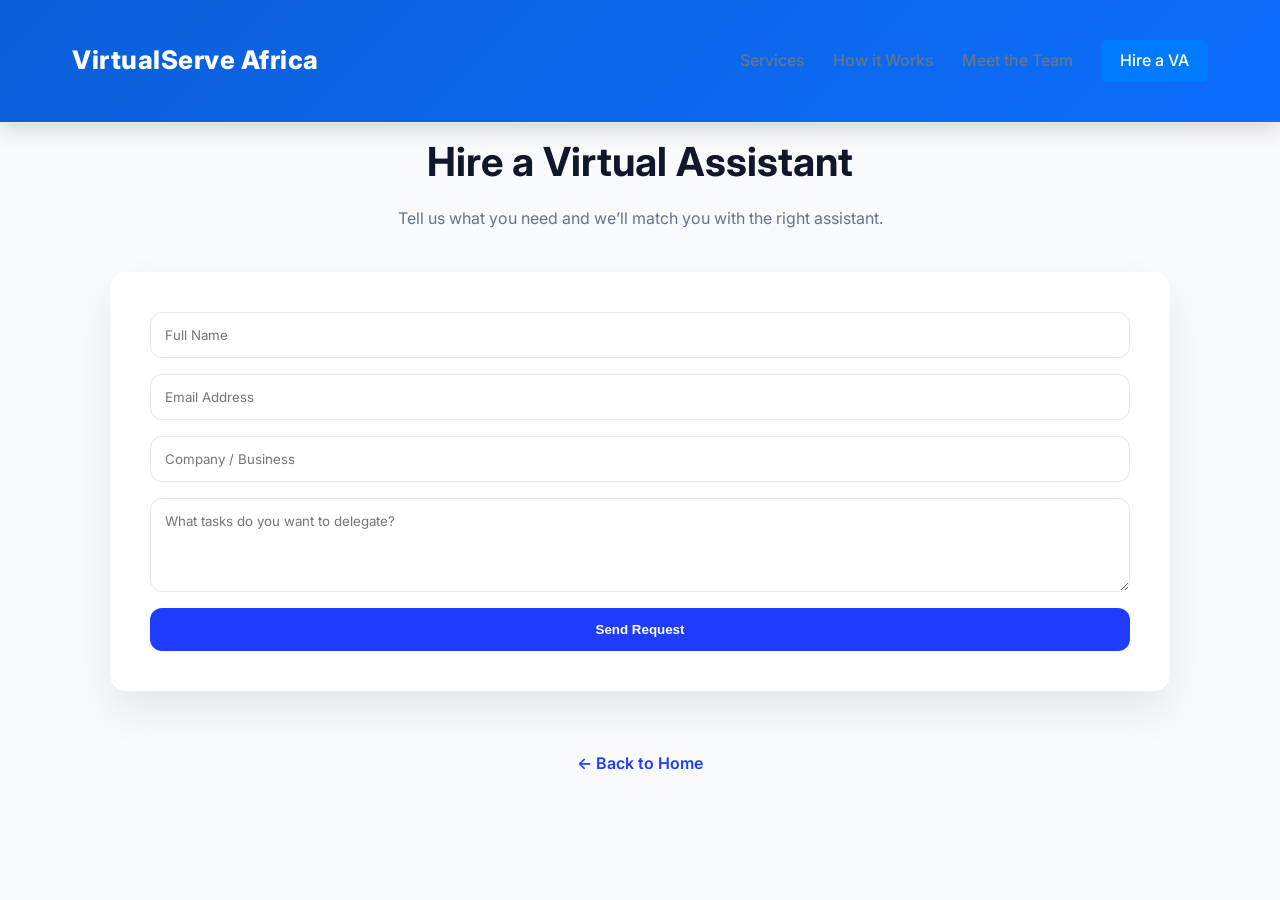
<file: hire.html>
<!DOCTYPE html>
<html lang="en">
<head>
<meta charset="UTF-8" />
<meta name="viewport" content="width=device-width, initial-scale=1.0" />
<title>Hire a Virtual Assistant | VirtualServe Africa</title>
<link href="https://fonts.googleapis.com/css2?family=Inter:wght@400;500;600;700&display=swap" rel="stylesheet">
<link rel="stylesheet" href="/css/style.css">
</head>
<body>

  <!-- ===== NAVBAR ===== -->
  <header>
    <div class="container nav">
      <div class="logo">VirtualServe Africa</div>

      <nav>
        <a href="/services.html">Services</a>
        <a href="/work.html">How it Works</a>
        <a href="/Team.html">Meet the Team</a>
        <a href="/Hire.html" class="btn">Hire a VA</a>
      </nav>

      <div class="hamburger">
        <span></span>
        <span></span>
        <span></span>
      </div>
    </div>
  </header>

  <!-- ===== HIRE SECTION ===== -->
  <div class="container">
    <h1>Hire a Virtual Assistant</h1>
    <p>Tell us what you need and we’ll match you with the right assistant.</p>

    <form action="https://formspree.io/f/xyzzabcd" method="POST">
      <input type="text" name="name" placeholder="Full Name" required />
      <input type="email" name="email" placeholder="Email Address" required />
      <input type="text" name="company" placeholder="Company / Business" />
      <textarea name="message" rows="4" placeholder="What tasks do you want to delegate?" required></textarea>
      <button type="submit">Send Request</button>
    </form>

    <div class="back">
      <a href="index.html">← Back to Home</a>
    </div>
  </div>

  <!-- ===== HAMBURGER SCRIPT (if not already global) ===== -->
  <script>
    const hamburger = document.querySelector('.hamburger');
    const nav = document.querySelector('nav');

    if (hamburger && nav) {
      hamburger.addEventListener('click', () => {
        nav.classList.toggle('active');
        hamburger.classList.toggle('active');
      });
    }
  </script>

</body>
</html>
</file>
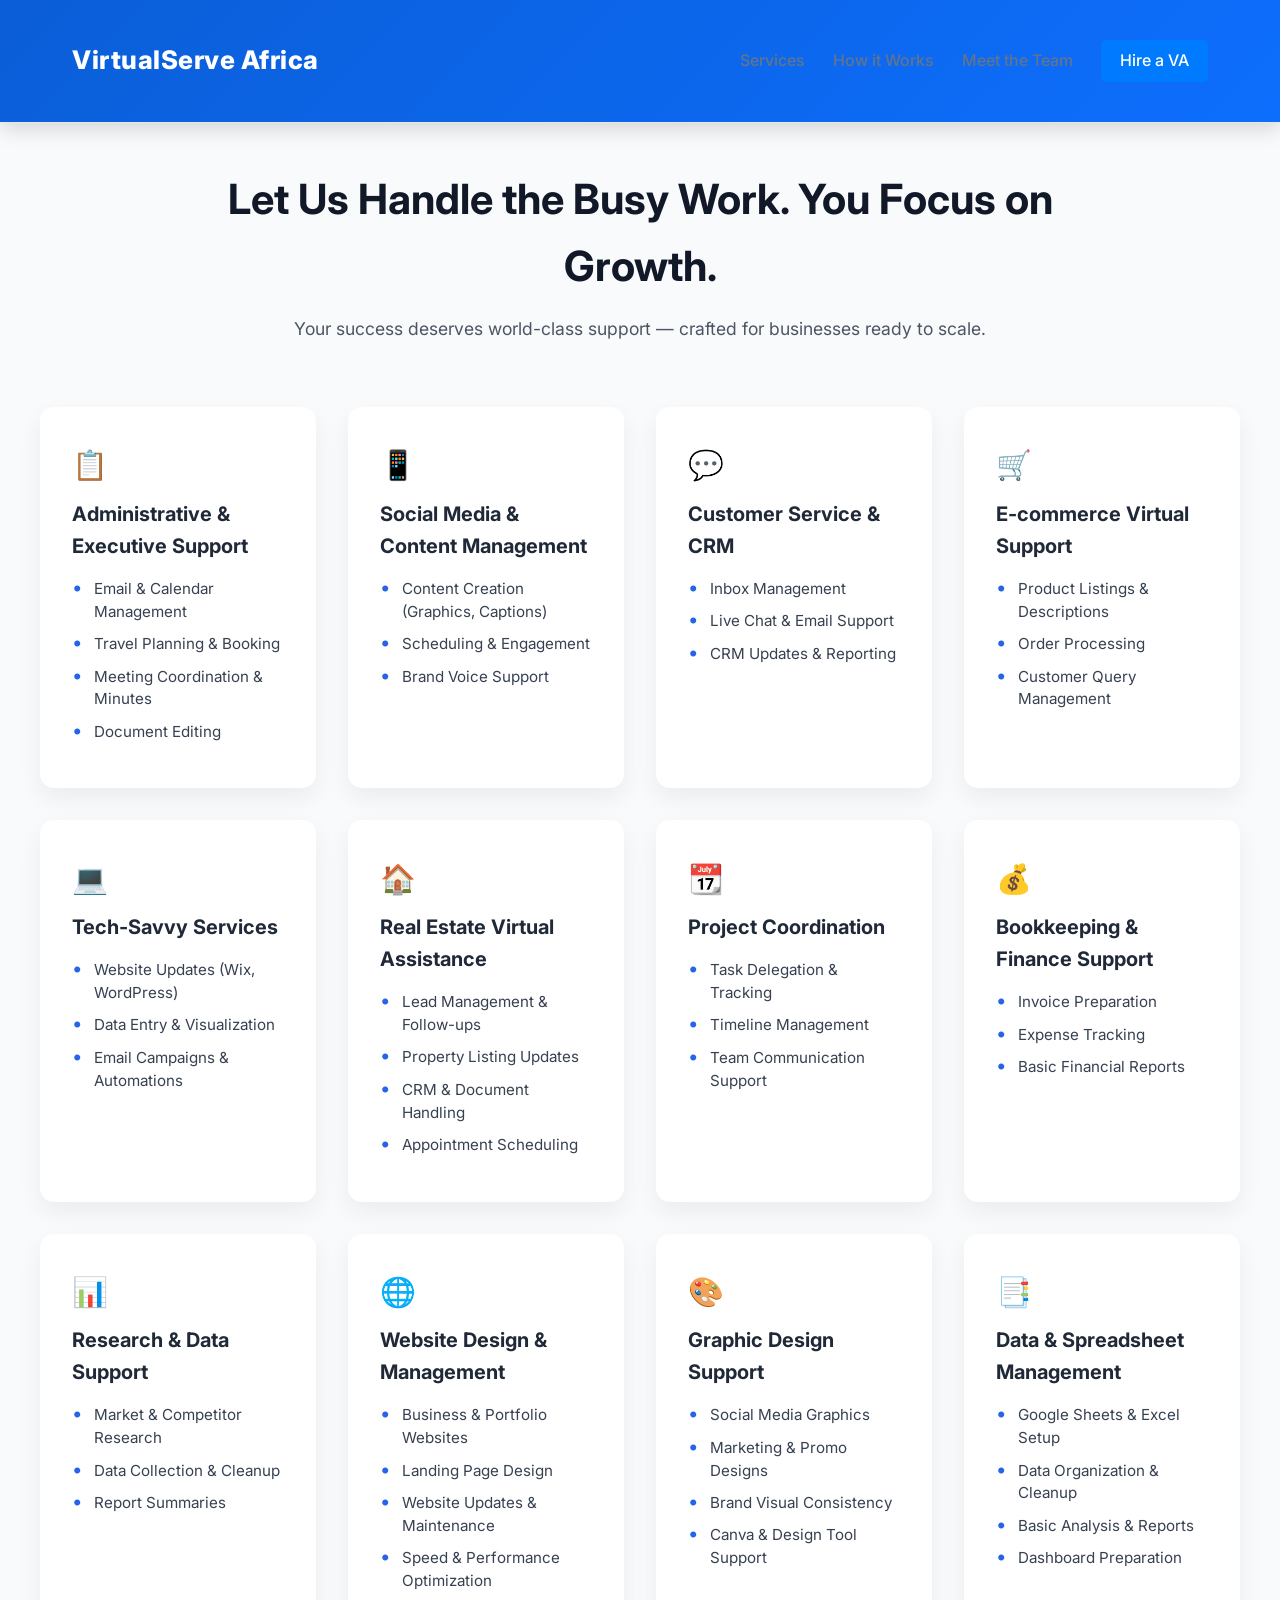
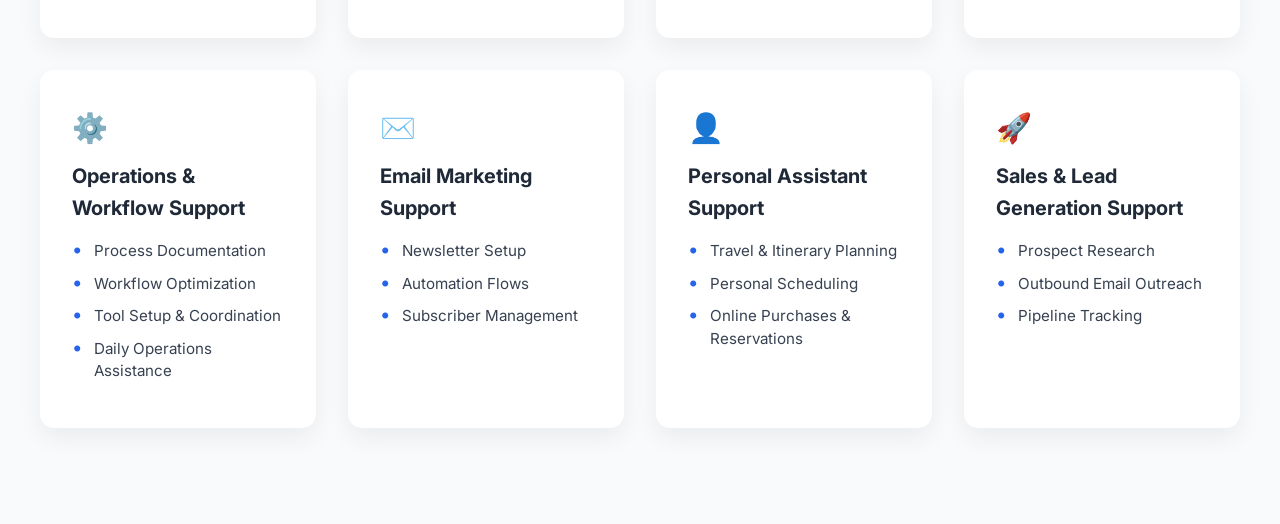
<file: services.html>
<!DOCTYPE html>
<html lang="en">
<head>
<meta charset="UTF-8" />
<meta name="viewport" content="width=device-width, initial-scale=1.0" />
<title>Services | VirtualServe Africa</title>
<link href="https://fonts.googleapis.com/css2?family=Inter:wght@400;500;600;700&display=swap" rel="stylesheet">
<link rel="stylesheet" href="/css/style.css">
</head>
<body>

  <!-- ===== NAVBAR ===== -->
  <header>
    <div class="container nav">
      <div class="logo">VirtualServe Africa</div>

      <nav>
        <a href="/services.html">Services</a>
        <a href="/work.html">How it Works</a>
        <a href="/Team.html">Meet the Team</a>
        <a href="/Hire.html" class="btn">Hire a VA</a>
      </nav>

      <div class="hamburger">
        <span></span>
        <span></span>
        <span></span>
      </div>
    </div>
  </header>

  <!-- ===== SERVICES SECTION ===== -->
  <section class="services-wrapper">
    <div class="services-header">
      <h1>Let Us Handle the Busy Work. You Focus on Growth.</h1>
      <p>Your success deserves world-class support — crafted for businesses ready to scale.</p>
    </div>

    <div class="services-grid">

      <article class="service-card">
        <span class="service-icon">📋</span>
        <h2>Administrative & Executive Support</h2>
        <ul>
          <li>Email & Calendar Management</li>
          <li>Travel Planning & Booking</li>
          <li>Meeting Coordination & Minutes</li>
          <li>Document Editing</li>
        </ul>
      </article>

      <article class="service-card">
        <span class="service-icon">📱</span>
        <h2>Social Media & Content Management</h2>
        <ul>
          <li>Content Creation (Graphics, Captions)</li>
          <li>Scheduling & Engagement</li>
          <li>Brand Voice Support</li>
        </ul>
      </article>

      <article class="service-card">
        <span class="service-icon">💬</span>
        <h2>Customer Service & CRM</h2>
        <ul>
          <li>Inbox Management</li>
          <li>Live Chat & Email Support</li>
          <li>CRM Updates & Reporting</li>
        </ul>
      </article>

      <article class="service-card">
        <span class="service-icon">🛒</span>
        <h2>E-commerce Virtual Support</h2>
        <ul>
          <li>Product Listings & Descriptions</li>
          <li>Order Processing</li>
          <li>Customer Query Management</li>
        </ul>
      </article>

      <article class="service-card">
        <span class="service-icon">💻</span>
        <h2>Tech-Savvy Services</h2>
        <ul>
          <li>Website Updates (Wix, WordPress)</li>
          <li>Data Entry & Visualization</li>
          <li>Email Campaigns & Automations</li>
        </ul>
      </article>

      <article class="service-card">
        <span class="service-icon">🏠</span>
        <h2>Real Estate Virtual Assistance</h2>
        <ul>
          <li>Lead Management & Follow-ups</li>
          <li>Property Listing Updates</li>
          <li>CRM & Document Handling</li>
          <li>Appointment Scheduling</li>
        </ul>
      </article>

      <article class="service-card">
        <span class="service-icon">📆</span>
        <h2>Project Coordination</h2>
        <ul>
          <li>Task Delegation & Tracking</li>
          <li>Timeline Management</li>
          <li>Team Communication Support</li>
        </ul>
      </article>

      <article class="service-card">
        <span class="service-icon">💰</span>
        <h2>Bookkeeping & Finance Support</h2>
        <ul>
          <li>Invoice Preparation</li>
          <li>Expense Tracking</li>
          <li>Basic Financial Reports</li>
        </ul>
      </article>

      <article class="service-card">
        <span class="service-icon">📊</span>
        <h2>Research & Data Support</h2>
        <ul>
          <li>Market & Competitor Research</li>
          <li>Data Collection & Cleanup</li>
          <li>Report Summaries</li>
        </ul>
      </article>

      <article class="service-card">
        <span class="service-icon">🌐</span>
        <h2>Website Design & Management</h2>
        <ul>
          <li>Business & Portfolio Websites</li>
          <li>Landing Page Design</li>
          <li>Website Updates & Maintenance</li>
          <li>Speed & Performance Optimization</li>
        </ul>
      </article>

      <article class="service-card">
        <span class="service-icon">🎨</span>
        <h2>Graphic Design Support</h2>
        <ul>
          <li>Social Media Graphics</li>
          <li>Marketing & Promo Designs</li>
          <li>Brand Visual Consistency</li>
          <li>Canva & Design Tool Support</li>
        </ul>
      </article>

      <article class="service-card">
        <span class="service-icon">📑</span>
        <h2>Data & Spreadsheet Management</h2>
        <ul>
          <li>Google Sheets & Excel Setup</li>
          <li>Data Organization & Cleanup</li>
          <li>Basic Analysis & Reports</li>
          <li>Dashboard Preparation</li>
        </ul>
      </article>

      <article class="service-card">
        <span class="service-icon">⚙️</span>
        <h2>Operations & Workflow Support</h2>
        <ul>
          <li>Process Documentation</li>
          <li>Workflow Optimization</li>
          <li>Tool Setup & Coordination</li>
          <li>Daily Operations Assistance</li>
        </ul>
      </article>

      <article class="service-card">
        <span class="service-icon">✉️</span>
        <h2>Email Marketing Support</h2>
        <ul>
          <li>Newsletter Setup</li>
          <li>Automation Flows</li>
          <li>Subscriber Management</li>
        </ul>
      </article>

      <article class="service-card">
        <span class="service-icon">👤</span>
        <h2>Personal Assistant Support</h2>
        <ul>
          <li>Travel & Itinerary Planning</li>
          <li>Personal Scheduling</li>
          <li>Online Purchases & Reservations</li>
        </ul>
      </article>

      <article class="service-card">
        <span class="service-icon">🚀</span>
        <h2>Sales & Lead Generation Support</h2>
        <ul>
          <li>Prospect Research</li>
          <li>Outbound Email Outreach</li>
          <li>Pipeline Tracking</li>
        </ul>
      </article>

    </div>
  </section>

  <!-- ===== HAMBURGER SCRIPT (if not already global) ===== -->
  <script>
    const hamburger = document.querySelector('.hamburger');
    const nav = document.querySelector('nav');

    if (hamburger && nav) {
      hamburger.addEventListener('click', () => {
        nav.classList.toggle('active');
        hamburger.classList.toggle('active');
      });
    }
  </script>

</body>
</html>
</file>
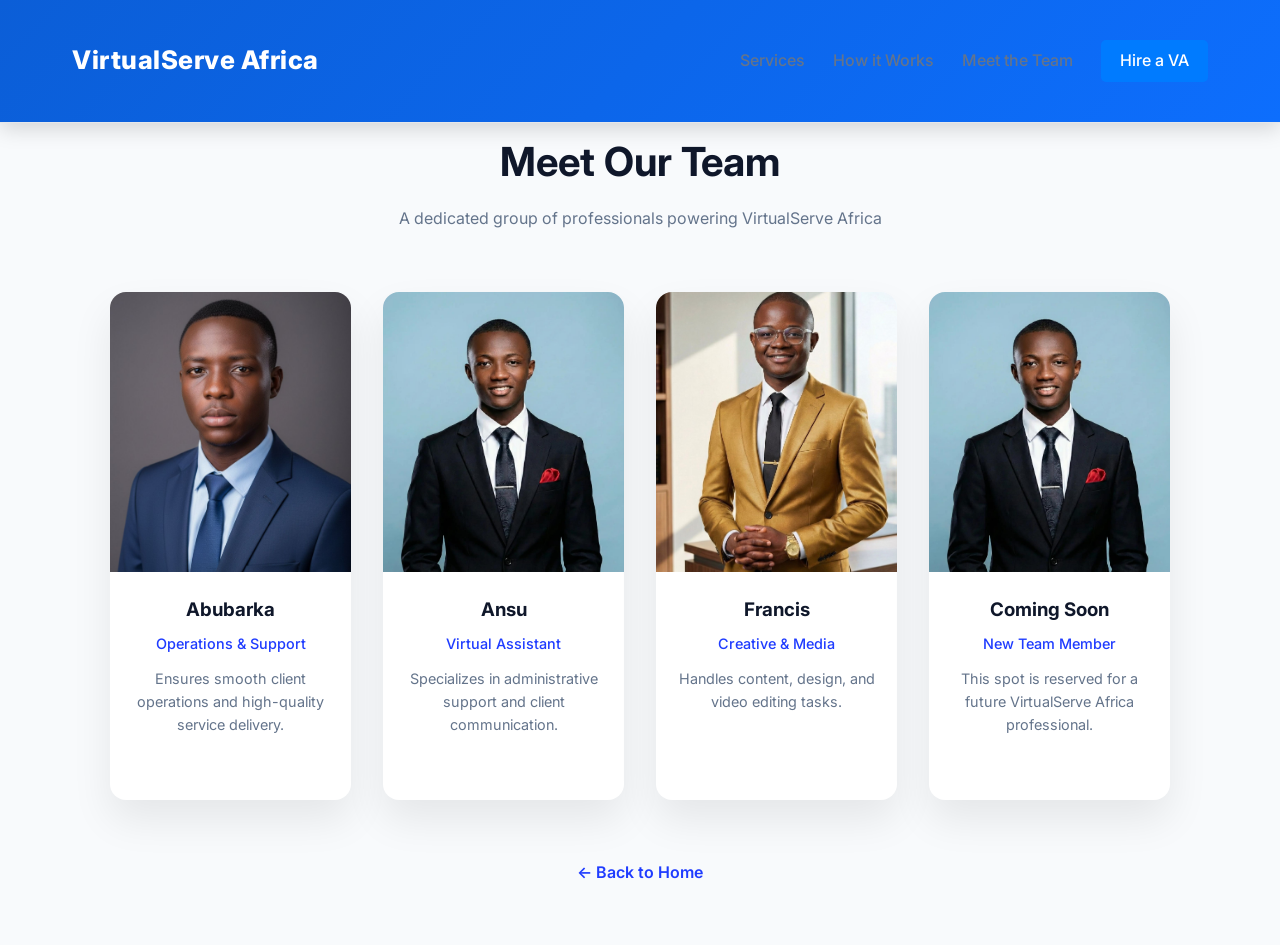
<file: Team.html>
<!DOCTYPE html>
<html lang="en">
<head>
  <meta charset="UTF-8" />
  <meta name="viewport" content="width=device-width, initial-scale=1.0" />
  <title>Meet the Team | VirtualServe Africa</title>

  <link href="https://fonts.googleapis.com/css2?family=Inter:wght@300;400;500;600;700&display=swap" rel="stylesheet">
  <link rel="stylesheet" href="/css/style.css" />
</head>

<body>

  <!-- ===== NAVBAR ===== -->
  <header>
    <div class="container nav">
      <div class="logo">VirtualServe Africa</div>

      <nav>
        <a href="/services.html">Services</a>
        <a href="/work.html">How it Works</a>
        <a href="/Team.html">Meet the Team</a>
        <a href="/Hire.html" class="btn">Hire a VA</a>
      </nav>

      <div class="hamburger">
        <span></span>
        <span></span>
        <span></span>
      </div>
    </div>
  </header>

  <!-- ===== TEAM SECTION ===== -->
  <div class="container">
    <h1>Meet Our Team</h1>
    <p class="subtitle">A dedicated group of professionals powering VirtualServe Africa</p>

    <div class="team-grid">

      <div class="team-card">
        <img src="/assets/Images/Abubarka.jpeg" alt="Abubarka" />
        <h3>Abubarka</h3>
        <span>Operations & Support</span>
        <p>Ensures smooth client operations and high-quality service delivery.</p>
      </div>

      <div class="team-card">
        <img src="/assets/Images/Ansu.jpeg" alt="Ansu" />
        <h3>Ansu</h3>
        <span>Virtual Assistant</span>
        <p>Specializes in administrative support and client communication.</p>
      </div>

      <div class="team-card">
        <img src="/assets/Images/francis.jpeg" alt="Francis" />
        <h3>Francis</h3>
        <span>Creative & Media</span>
        <p>Handles content, design, and video editing tasks.</p>
      </div>

      <div class="team-card">
        <img src="/assets/Images/Ansu.jpeg" alt="Coming Soon" />
        <h3>Coming Soon</h3>
        <span>New Team Member</span>
        <p>This spot is reserved for a future VirtualServe Africa professional.</p>
      </div>

    </div>

    <div class="back">
      <a href="index.html">← Back to Home</a>
    </div>
  </div>

  <!-- ===== HAMBURGER SCRIPT (if not already global) ===== -->
  <script>
    const hamburger = document.querySelector('.hamburger');
    const nav = document.querySelector('nav');

    if (hamburger && nav) {
      hamburger.addEventListener('click', () => {
        nav.classList.toggle('active');
        hamburger.classList.toggle('active');
      });
    }
  </script>

</body>
</html>
</file>
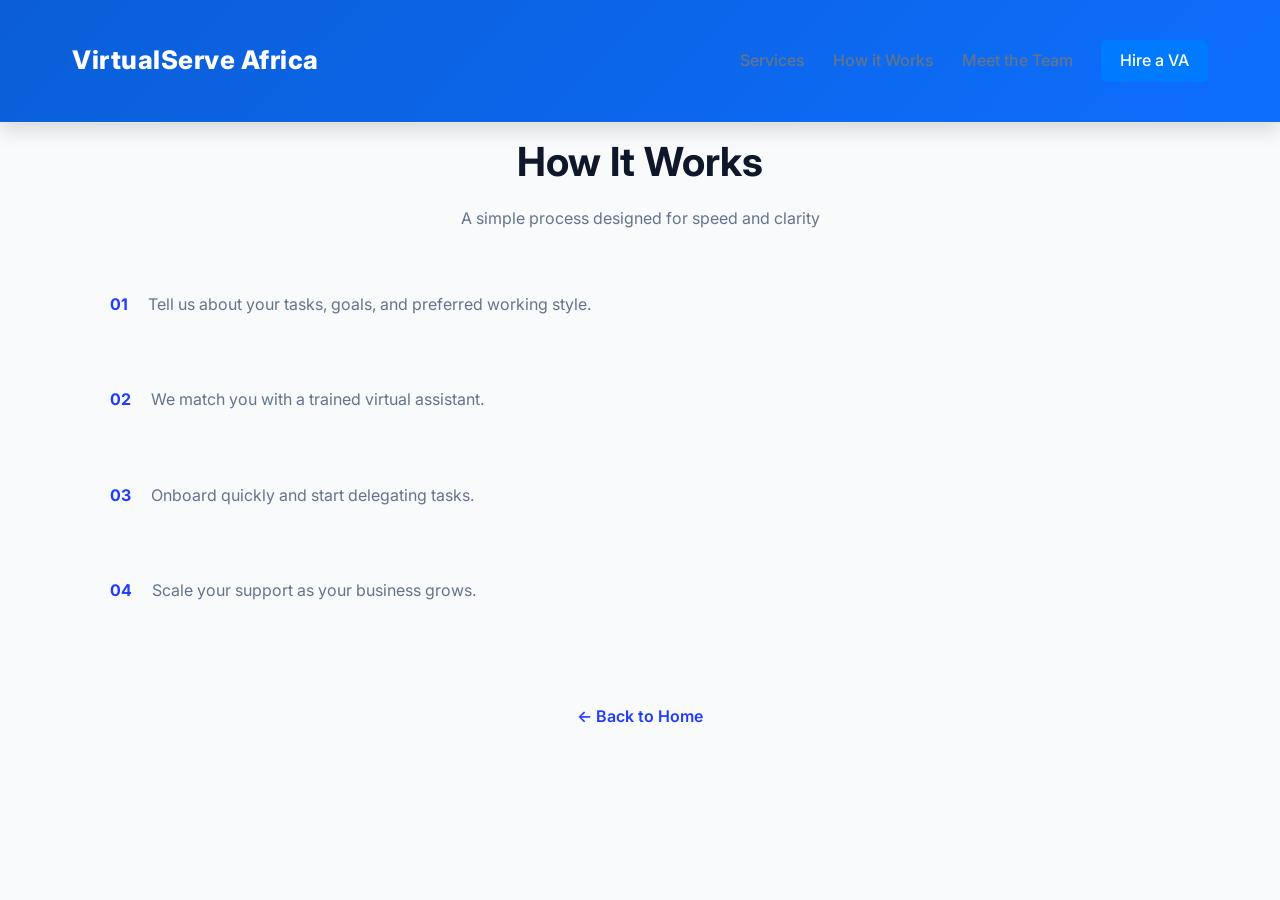
<file: work.html>
<!DOCTYPE html>
<html lang="en">
<head>
<meta charset="UTF-8" />
<meta name="viewport" content="width=device-width, initial-scale=1.0" />
<title>How It Works | VirtualServe Africa</title>
<link href="https://fonts.googleapis.com/css2?family=Inter:wght@400;500;600;700&display=swap" rel="stylesheet">
<link rel="stylesheet" href="/css/style.css" />
</head>
<body>

  <!-- ===== NAVBAR ===== -->
  <header>
    <div class="container nav">
      <div class="logo">VirtualServe Africa</div>

      <nav>
        <a href="/services.html">Services</a>
        <a href="/work.html">How it Works</a>
        <a href="/Team.html">Meet the Team</a>
        <a href="/Hire.html" class="btn">Hire a VA</a>
      </nav>

      <div class="hamburger">
        <span></span>
        <span></span>
        <span></span>
      </div>
    </div>
  </header>

  <!-- ===== HOW IT WORKS SECTION ===== -->
  <div class="container">
    <h1>How It Works</h1>
    <p class="subtitle">A simple process designed for speed and clarity</p>

    <div class="step"><span>01</span><p>Tell us about your tasks, goals, and preferred working style.</p></div>
    <div class="step"><span>02</span><p>We match you with a trained virtual assistant.</p></div>
    <div class="step"><span>03</span><p>Onboard quickly and start delegating tasks.</p></div>
    <div class="step"><span>04</span><p>Scale your support as your business grows.</p></div>

    <div class="back">
      <a href="index.html">← Back to Home</a>
    </div>
  </div>

  <!-- ===== HAMBURGER SCRIPT (if not already global) ===== -->
  <script>
    const hamburger = document.querySelector('.hamburger');
    const nav = document.querySelector('nav');

    if (hamburger && nav) {
      hamburger.addEventListener('click', () => {
        nav.classList.toggle('active');
        hamburger.classList.toggle('active');
      });
    }
  </script>

</body>
</html>
</file>
<file: css/style.css>
:root {
      --primary: #1f3cff;
      --secondary: #0bbcd6;
      --dark: #0f172a;
      --gray: #64748b;
      --light: #f8fafc;
      --radius: 14px;
    }

    * {
      margin: 0;
      padding: 0;
      box-sizing: border-box;
    }

    body {
      font-family: 'Inter', sans-serif;
      color: var(--dark);
      background: white;
      line-height: 1.6;
    }

    a {
      text-decoration: none;
      color: inherit;
    }

    .container {
      max-width: 1100px;
      margin: auto;
      padding: 0 20px;
    }

    header {
      padding: 24px 0;
      border-bottom: 1px solid #e5e7eb;
    }

    .nav {
      display: flex;
      justify-content: space-between;
      align-items: center;
    }

    .logo {
      font-weight: 700;
      font-size: 1.2rem;
      color: var(--primary);
    }

    .nav a {
      margin-left: 24px;
      font-weight: 500;
      color: var(--gray);
    }

    .btn {
      display: inline-block;
      padding: 14px 28px;
      background: var(--primary);
      color: white;
      border-radius: var(--radius);
      font-weight: 600;
    }

    .btn.secondary {
      background: transparent;
      color: var(--primary);
      border: 2px solid var(--primary);
    }

    .hero {
      padding: 100px 0 80px;
      background: linear-gradient(180deg, #f8fafc, #ffffff);
    }

    .hero-grid {
      display: grid;
      grid-template-columns: 1.2fr 1fr;
      gap: 60px;
      align-items: center;
    }

    .hero h1 {
      font-size: 3rem;
      line-height: 1.2;
      margin-bottom: 20px;
    }

    .hero p {
      color: var(--gray);
      margin-bottom: 32px;
      font-size: 1.05rem;
    }

    .hero-actions a {
      margin-right: 16px;
    }

    .mock {
      background: white;
      border-radius: var(--radius);
      padding: 40px;
      box-shadow: 0 30px 60px rgba(0,0,0,0.08);
      text-align: center;
      color: var(--gray);
    }

    section {
      padding: 80px 0;
    }

    .section-title {
      text-align: center;
      margin-bottom: 60px;
    }

    .section-title h2 {
      font-size: 2.2rem;
      margin-bottom: 12px;
    }

    .section-title p {
      color: var(--gray);
    }

    .grid {
      display: grid;
      grid-template-columns: repeat(auto-fit, minmax(250px, 1fr));
      gap: 32px;
    }

    .card {
      padding: 32px;
      border-radius: var(--radius);
      background: white;
      box-shadow: 0 20px 40px rgba(0,0,0,0.06);
    }

    .card h3 {
      margin-bottom: 12px;
    }

    .card p {
      color: var(--gray);
      font-size: 0.95rem;
    }

    .steps {
      max-width: 800px;
      margin: auto;
    }

    .step {
      display: flex;
      gap: 20px;
      margin-bottom: 28px;
    }

    .step span {
      font-weight: 700;
      color: var(--primary);
    }

    .cta {
      background: var(--primary);
      color: white;
      text-align: center;
      border-radius: var(--radius);
      padding: 80px 20px;
    }

    .cta h2 {
      font-size: 2.4rem;
      margin-bottom: 16px;
    }

    .cta p {
      margin-bottom: 32px;
      opacity: 0.9;
    }

    footer {
      padding: 40px 0;
      text-align: center;
      color: var(--gray);
      font-size: 0.9rem;
    }

    .contact-form {
      max-width: 500px;
      margin: 40px auto 0;
      display: flex;
      flex-direction: column;
      gap: 16px;
    }

    .contact-form input,
    .contact-form textarea {
      padding: 14px 16px;
      border-radius: var(--radius);
      border: none;
      font-family: inherit;
      font-size: 0.95rem;
    }

    .contact-form input:focus,
    .contact-form textarea:focus {
      outline: 2px solid rgba(255,255,255,0.5);
    }

    @media (max-width: 900px) {
      .hero-grid {
        grid-template-columns: 1fr;
      }

      .hero h1 {
        font-size: 2.3rem;
      }
    }
  

body{font-family:Inter,sans-serif;margin:0;background:#f8fafc;color:#0f172a}
.container{max-width:700px;margin:auto;padding:80px 20px}
h1{text-align:center;font-size:2.4rem;margin-bottom:12px}
p{text-align:center;color:#64748b;margin-bottom:40px}
form{background:#fff;padding:40px;border-radius:16px;box-shadow:0 20px 40px rgba(0,0,0,.08);display:flex;flex-direction:column;gap:16px}
input,textarea{padding:14px;border-radius:12px;border:1px solid #e5e7eb;font-family:inherit}
button{padding:14px;border:none;border-radius:12px;background:#1f3cff;color:#fff;font-weight:600;cursor:pointer}
.back{text-align:center;margin-top:40px}
.back a{color:#1f3cff;font-weight:600;text-decoration:none}

body{font-family:Inter,sans-serif;margin:0;background:#fff;color:#0f172a}
.container{max-width:900px;margin:auto;padding:80px 20px}
h1{text-align:center;font-size:2.4rem;margin-bottom:12px}
.subtitle{text-align:center;color:#64748b;margin-bottom:60px}
.step{display:flex;gap:20px;margin-bottom:30px}
.step span{font-weight:700;color:#1f3cff}
.back{text-align:center;margin-top:60px}
.back a{color:#1f3cff;font-weight:600;text-decoration:none}
    body {
      font-family: 'Inter', sans-serif;
      margin: 0;
      background: #f8fafc;
      color: #0f172a;
    }

    .container {
      max-width: 1100px;
      margin: auto;
      padding: 60px 20px;
    }

    h1 {
      text-align: center;
      font-size: 2.5rem;
      margin-bottom: 12px;
    }

    p.subtitle {
      text-align: center;
      color: #64748b;
      margin-bottom: 60px;
    }

    .team-grid {
      display: grid;
      grid-template-columns: repeat(auto-fit, minmax(240px, 1fr));
      gap: 32px;
    }

    .team-card {
      background: white;
      border-radius: 16px;
      overflow: hidden;
      box-shadow: 0 20px 40px rgba(0,0,0,0.08);
      text-align: center;
      padding-bottom: 24px;
    }

    .team-card img {
      width: 100%;
      height: 280px;
      object-fit: cover;
    }

    .team-card h3 {
      margin: 16px 0 6px;
    }

    .team-card span {
      color: #1f3cff;
      font-size: 0.9rem;
      font-weight: 500;
    }

    .team-card p {
      color: #64748b;
      font-size: 0.9rem;
      padding: 0 16px;
      margin-top: 10px;
    }

    .back {
      text-align: center;
      margin-top: 60px;
    }

    .back a {
      color: #1f3cff;
      font-weight: 600;
      text-decoration: none;
    }

    .hero {
  position: relative;
  padding: 120px 0;
  background: url("/assets/Images/va.png") no-repeat;
  background-size: cover;
  background-position: center top 140px;
  overflow: hidden;
  animation: heroZoom 20s ease-in-out infinite alternate;
}



/* Dark overlay for readability */
.hero-overlay {
  position: absolute;
  inset: 0;
  background: linear-gradient(
    90deg,
    rgba(15, 23, 42, 0.85),
    rgba(15, 23, 42, 0.6)
  );
  z-index: 1;
}

/* Keep content above background */
.hero-grid {
  position: relative;
  z-index: 2;
}


@keyframes heroZoom {
  0% {
    background-size: 100%;
    background-position: center;
  }
  100% {
    background-size: 106%;
    background-position: center top;
  }
}


@media (max-width: 900px) {
  .hero {
    padding: 90px 0;
    background-position: center top;
    animation-duration: 24s;
  }

  .hero-grid {
    grid-template-columns: 1fr;
    text-align: center;
  }

  .hero-actions {
    justify-content: center;
    flex-wrap: wrap;
    gap: 14px;
  }
}


.hero-actions {
  display: flex;
  gap: 18px;
  margin-top: 32px;
}

.btn {
  position: relative;
  padding: 14px 28px;
  border-radius: 10px;
  font-weight: 600;
  text-decoration: none;
  transition: all 0.35s ease;
  display: inline-flex;
  align-items: center;
  justify-content: center;
}

.btn.primary {
  background: #1f3cff;
  color: #fff;
  box-shadow: 0 10px 25px rgba(31, 60, 255, 0.35);
}

/* Hover animation */
.btn.primary:hover {
  transform: translateY(-3px) scale(1.03);
  box-shadow: 0 18px 40px rgba(31, 60, 255, 0.45);
}


.btn.secondary {
  background: transparent;
  color: #fff;
  border: 2px solid rgba(255,255,255,0.6);
  backdrop-filter: blur(6px);
}

/* Hover animation */
.btn.secondary:hover {
  background: rgba(255,255,255,0.12);
  border-color: #fff;
  transform: translateY(-2px);
}


.btn::after {
  content: "";
  position: absolute;
  inset: 0;
  border-radius: inherit;
  opacity: 0;
  transition: opacity 0.4s ease;
}

.btn.primary::after {
  box-shadow: 0 0 0 12px rgba(31,60,255,0.35);
}

.btn:hover::after {
  opacity: 1;
}


.btn:active {
  transform: scale(0.96);
}


.hero-content {
  max-width: 600px;
  padding: 48px;
  border-radius: 18px;

  /* Glass effect */
  background: rgba(15, 23, 42, 0.65);
  backdrop-filter: blur(10px);

  box-shadow: 0 30px 80px rgba(0,0,0,0.45);

  animation: heroFadeUp 1s ease-out forwards;
}


@keyframes heroFadeUp {
  0% {
    opacity: 0;
    transform: translateY(30px) scale(0.96);
  }
  100% {
    opacity: 1;
    transform: translateY(0) scale(1);
  }
}


.hero-content h1 {
  font-size: 3.1rem;
  font-weight: 700;
  color: #ffffff;
  line-height: 1.15;
  margin-bottom: 18px;
  text-shadow: 0 8px 30px rgba(0,0,0,0.55);
}


.hero-content p {
  font-size: 1.05rem;
  color: #e5e7eb;
  margin-bottom: 32px;
  line-height: 1.7;
}


.hero-actions {
  display: flex;
  gap: 18px;
  align-items: center;
}


@media (max-width: 900px) {
  .hero-content {
    padding: 36px 26px;
    margin: auto;
    text-align: center;
  }

  .hero-content h1 {
    font-size: 2.3rem;
  }
}



/* =========================
   Navbar General (UPDATED)
========================= */
header {
  width: 100%;
  position: fixed;
  top: 0;
  left: 0;
  z-index: 1000;

  /* Blue navbar */
  background: linear-gradient(
    135deg,
    #0b5ed7,
    #0d6efd
  );

  box-shadow: 0 6px 20px rgba(0, 0, 0, 0.15);
}


body {
  margin: 0;
  padding-top: 70px; /* Height of navbar */
}

.container.nav {
  max-width: 1200px;
  margin: 0 auto;
  display: flex;
  justify-content: space-between;
  align-items: center;
  padding: 1rem 2rem;
  transition: all 0.3s ease;
}
.logo {
  font-weight: 800;
  font-size: 1.6rem;
  color: #ffffff;
  letter-spacing: 0.5px;
}

.logo span {
  color: #ffd43b; /* gold accent */
}

/* Nav links – clean blue harmony */
nav a {
  color: #e7f1ff; /* soft white-blue */
  font-weight: 500;
}

nav a:hover {
  color: #ffffff;
}

/* Underline – subtle blue, not yellow */
nav a::after {
  background: #9ec5fe;
}

nav a.btn {
  background: #ffffff;
  color: #0d6efd;
}


nav a.btn:hover {
  background: #ffca2c;
  transform: translateY(-2px);
  box-shadow: 0 10px 25px rgba(0, 0, 0, 0.25);
}

nav a:hover {
  color: #ffd43b;
}


nav a::after {
  content: '';
  display: block;
  width: 0;
  height: 2px;
  background: #007bff;
  transition: width 0.3s;
  position: absolute;
  bottom: -4px;
  left: 0;
}

nav a:hover::after {
  width: 100%;
}

nav a:hover {
  color: #007bff;
}

nav a.btn {
  padding: 0.5rem 1.2rem;
  background-color: #007bff;
  color: white;
  border-radius: 5px;
  transition: background-color 0.3s, transform 0.2s;
}

nav a.btn:hover {
  background-color: #0056b3;
  transform: translateY(-2px);
}

/* =========================
   Scroll Shrink Effect
========================= */
header.scrolled {
  padding: 0.5rem 2rem;
  background-color: #ffffffcc;
  box-shadow: 0 4px 12px rgba(0,0,0,0.15);
}

/* =========================
   Hamburger Menu
========================= */
.hamburger {
  display: none;
  flex-direction: column;
  cursor: pointer;
  gap: 5px;
  z-index: 1101; /* Always on top of header image */
  position: relative;
}

.hamburger span {
  height: 3px;
  width: 25px;
  background-color: #333;
  border-radius: 2px;
  transition: all 0.3s ease;
}

/* =========================
   Mobile Responsive
========================= */
@media (max-width: 768px) {
  nav {
    position: fixed;
    top: 0;  /* Start from top of page */
    left: 0;
    width: 100%; /* Full width overlay */
    height: 100vh; /* Full screen */
    background: rgba(0, 0, 0, 0.95); /* Dark overlay */
    flex-direction: column;
    justify-content: center;
    align-items: center;
    gap: 2rem;
    display: none;
    z-index: 1100;
  }

  nav.active {
    display: flex;
  }

  nav a {
    color: #fff;
    font-size: 1.5rem;
  }

  nav a.btn {
    background-color: #007bff;
    color: #fff;
    padding: 0.8rem 2rem;
    border-radius: 5px;
  }

  .hamburger {
    display: flex;
  }

  /* Hamburger animation into X */
  .hamburger.active span:nth-child(1) {
    transform: rotate(45deg) translate(5px, 5px);
  }
  .hamburger.active span:nth-child(2) {
    opacity: 0;
  }
  .hamburger.active span:nth-child(3) {
    transform: rotate(-45deg) translate(5px, -5px);
  }
}


/* ===== Services Section ===== */
.services-wrapper {
  padding: 6rem 2rem;
  background: #f9fafb;
}

/* Header */
.services-header {
  max-width: 900px;
  margin: 0 auto 4rem;
  text-align: center;
}

.services-header h1 {
  font-size: 2.6rem;
  margin-bottom: 1rem;
  color: #111827;
}

.services-header p {
  font-size: 1.1rem;
  color: #4b5563;
  line-height: 1.6;
}

/* Grid */
.services-grid {
  max-width: 1200px;
  margin: 0 auto;
  display: grid;
  grid-template-columns: repeat(auto-fit, minmax(260px, 1fr));
  gap: 2rem;
}

/* Card */
.service-card {
  background: #ffffff;
  padding: 2.2rem 2rem;
  border-radius: 14px;
  box-shadow: 0 10px 25px rgba(0, 0, 0, 0.06);
  transition: transform 0.3s ease, box-shadow 0.3s ease;
}

.service-card:hover {
  transform: translateY(-6px);
  box-shadow: 0 18px 40px rgba(0, 0, 0, 0.1);
}

/* Icon */
.service-icon {
  display: inline-block;
  font-size: 1.8rem;
  margin-bottom: 0.6rem;
}

/* Title */
.service-card h2 {
  font-size: 1.25rem;
  margin-bottom: 1rem;
  color: #1f2937;
}

/* List */
.service-card ul {
  list-style: none;
  padding: 0;
  margin: 0;
}

.service-card li {
  position: relative;
  padding-left: 1.4rem;
  margin-bottom: 0.6rem;
  font-size: 0.95rem;
  color: #374151;
  line-height: 1.5;
}

/* Bullet */
.service-card li::before {
  content: "•";
  position: absolute;
  left: 0;
  color: #2563eb;
  font-size: 1.2rem;
  line-height: 1;
}

/* Responsive */
@media (max-width: 768px) {
  .services-header h1 {
    font-size: 2.1rem;
  }
}
</file>
